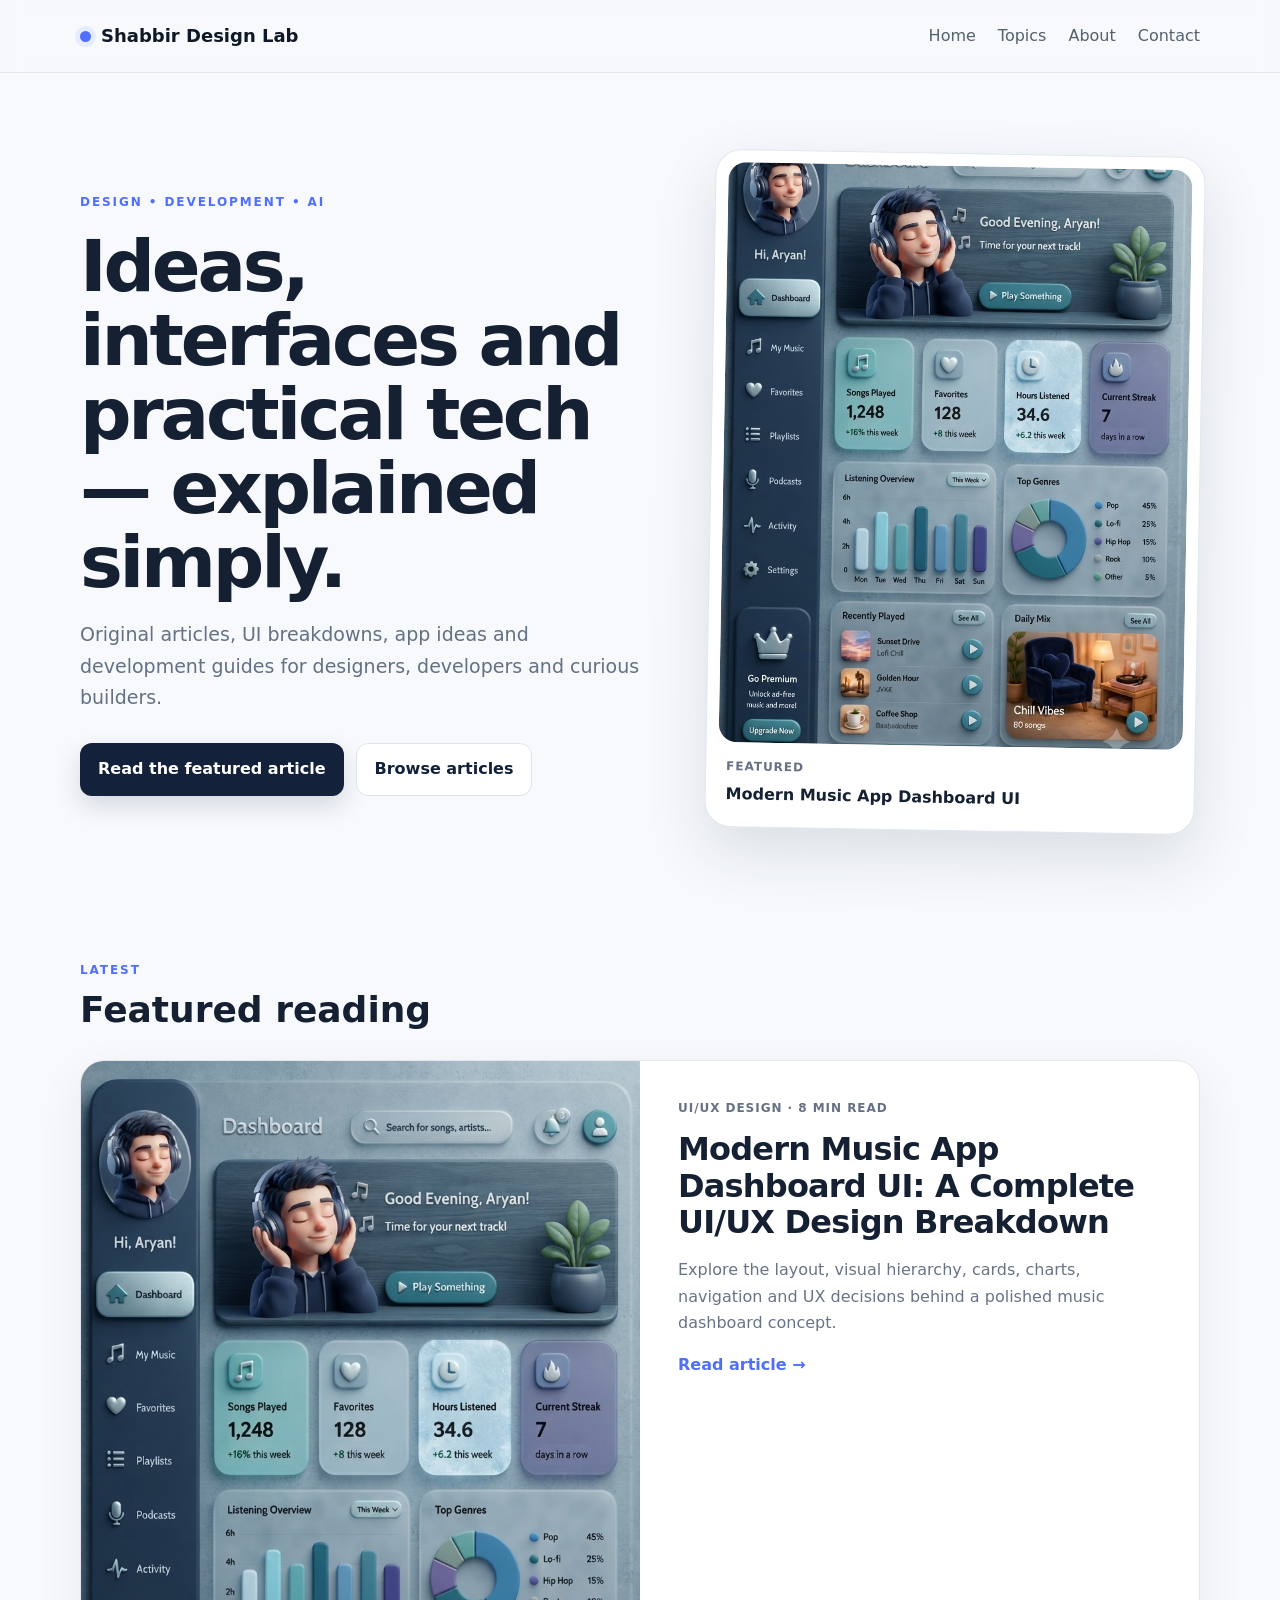
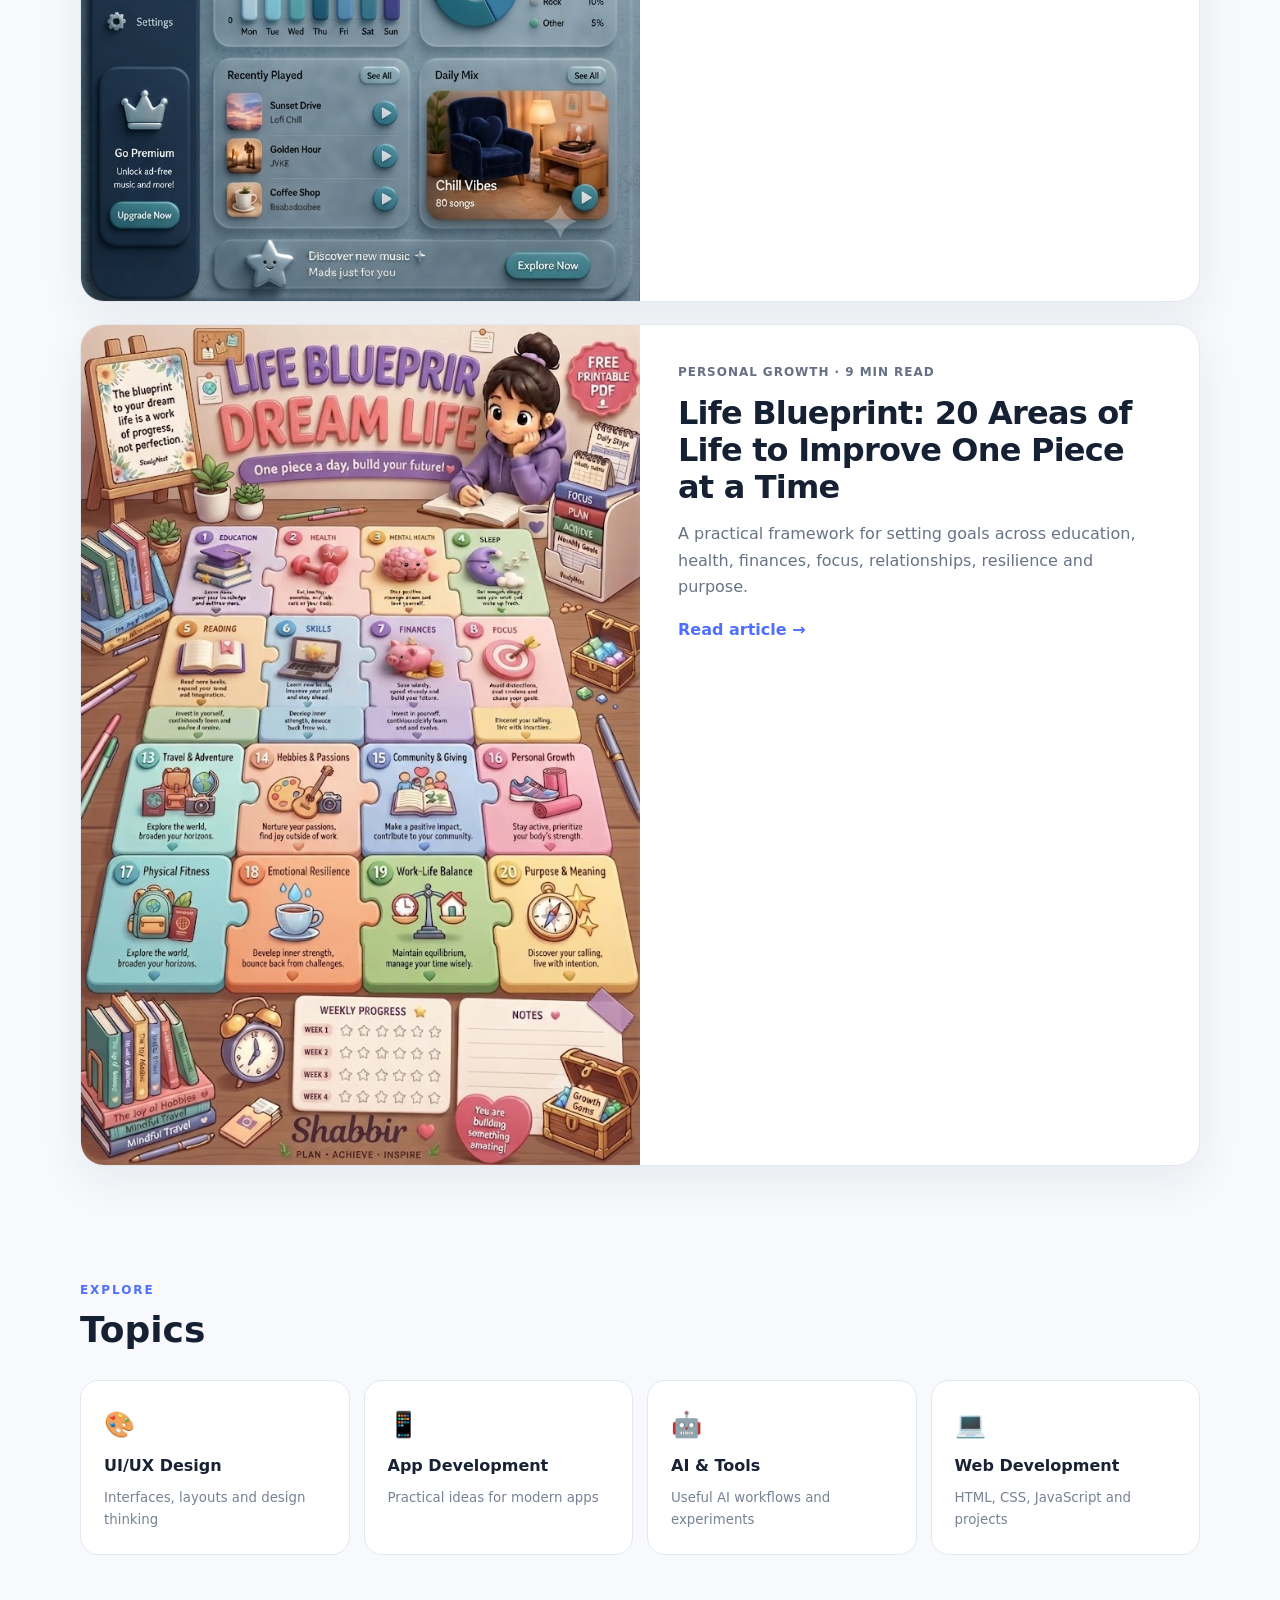
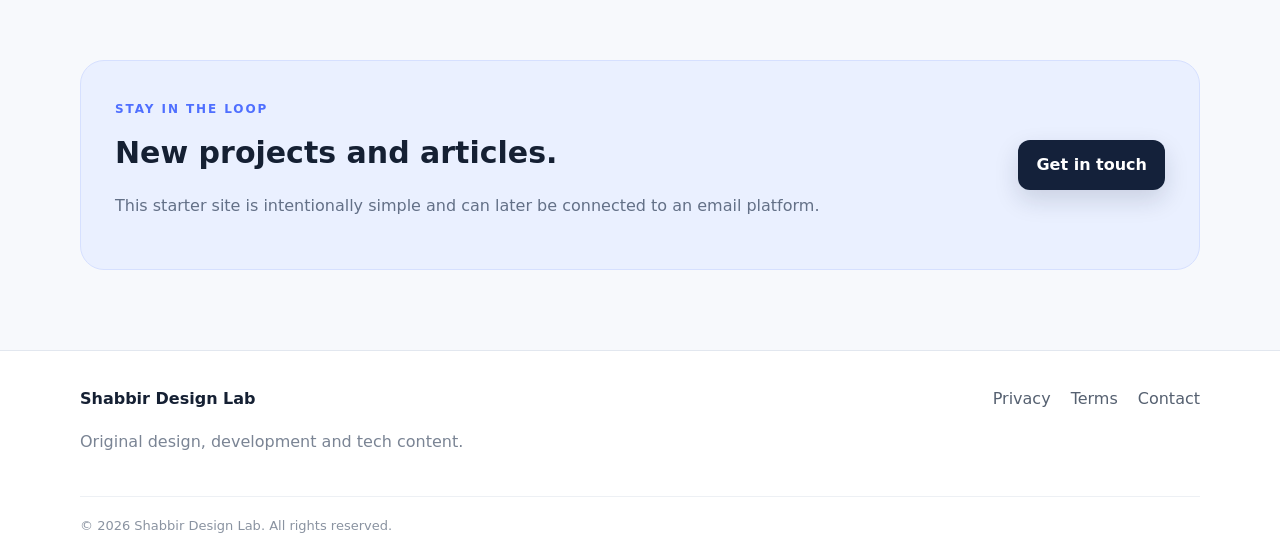
<file: index.html>
<!doctype html>
<html lang="en">
<head>
  <meta charset="utf-8">
  <meta name="viewport" content="width=device-width, initial-scale=1">
  <title>Shabbir Design Lab — UI/UX, Apps & Tech</title>
  <meta name="description" content="Original articles about UI/UX design, mobile apps, web development, AI tools and practical tech projects.">
  <meta name="theme-color" content="#0b1220">
  <link rel="stylesheet" href="css/style.css">
</head>
<body>
<header class="site-header">
  <div class="container nav">
    <a class="brand" href="index.html"><span class="brand-dot"></span>Shabbir Design Lab</a>
    <nav>
      <a href="index.html">Home</a>
      <a href="#topics">Topics</a>
      <a href="about.html">About</a>
      <a href="contact.html">Contact</a>
    </nav>
  </div>
</header>

<main>
<section class="hero container">
  <div class="hero-copy">
    <span class="eyebrow">DESIGN • DEVELOPMENT • AI</span>
    <h1>Ideas, interfaces and practical tech — explained simply.</h1>
    <p>Original articles, UI breakdowns, app ideas and development guides for designers, developers and curious builders.</p>
    <div class="hero-actions">
      <a class="btn primary" href="articles/music-app-dashboard.html">Read the featured article</a>
      <a class="btn secondary" href="#latest">Browse articles</a>
    </div>
  </div>
  <div class="hero-card">
    <img src="assets/images/music-app-dashboard.png" alt="Modern music app dashboard UI design">
    <div class="hero-card-caption">
      <span>Featured</span>
      <strong>Modern Music App Dashboard UI</strong>
    </div>
  </div>
</section>

<section class="container section" id="latest">
  <div class="section-heading">
    <div>
      <span class="eyebrow">LATEST</span>
      <h2>Featured reading</h2>
    </div>
  </div>

  <article class="featured-post">
    <img src="assets/images/music-app-dashboard.png" alt="Modern music app dashboard UI">
    <div class="post-content">
      <div class="meta">UI/UX Design · 8 min read</div>
      <h3>Modern Music App Dashboard UI: A Complete UI/UX Design Breakdown</h3>
      <p>Explore the layout, visual hierarchy, cards, charts, navigation and UX decisions behind a polished music dashboard concept.</p>
      <a class="text-link" href="articles/music-app-dashboard.html">Read article →</a>
    </div>
  </article>

  <article class="featured-post" style="margin-top:22px">
    <img src="assets/images/life-blueprint.png" alt="Life Blueprint personal growth planner">
    <div class="post-content">
      <div class="meta">Personal Growth · 9 min read</div>
      <h3>Life Blueprint: 20 Areas of Life to Improve One Piece at a Time</h3>
      <p>A practical framework for setting goals across education, health, finances, focus, relationships, resilience and purpose.</p>
      <a class="text-link" href="articles/life-blueprint.html">Read article →</a>
    </div>
  </article>
</section>

<section class="container section" id="topics">
  <div class="section-heading">
    <div>
      <span class="eyebrow">EXPLORE</span>
      <h2>Topics</h2>
    </div>
  </div>
  <div class="topic-grid">
    <a class="topic-card" href="articles/music-app-dashboard.html"><span>🎨</span><strong>UI/UX Design</strong><small>Interfaces, layouts and design thinking</small></a>
    <a class="topic-card" href="#"><span>📱</span><strong>App Development</strong><small>Practical ideas for modern apps</small></a>
    <a class="topic-card" href="#"><span>🤖</span><strong>AI & Tools</strong><small>Useful AI workflows and experiments</small></a>
    <a class="topic-card" href="#"><span>💻</span><strong>Web Development</strong><small>HTML, CSS, JavaScript and projects</small></a>
  </div>
</section>

<section class="container newsletter">
  <div>
    <span class="eyebrow">STAY IN THE LOOP</span>
    <h2>New projects and articles.</h2>
    <p>This starter site is intentionally simple and can later be connected to an email platform.</p>
  </div>
  <a class="btn primary" href="contact.html">Get in touch</a>
</section>
</main>

<footer class="site-footer">
  <div class="container footer-grid">
    <div><strong>Shabbir Design Lab</strong><p>Original design, development and tech content.</p></div>
    <div><a href="privacy-policy.html">Privacy</a><a href="terms.html">Terms</a><a href="contact.html">Contact</a></div>
  </div>
  <div class="container copyright">© 2026 Shabbir Design Lab. All rights reserved.</div>
</footer>
<script src="js/main.js"></script>
</body>
</html>
</file>
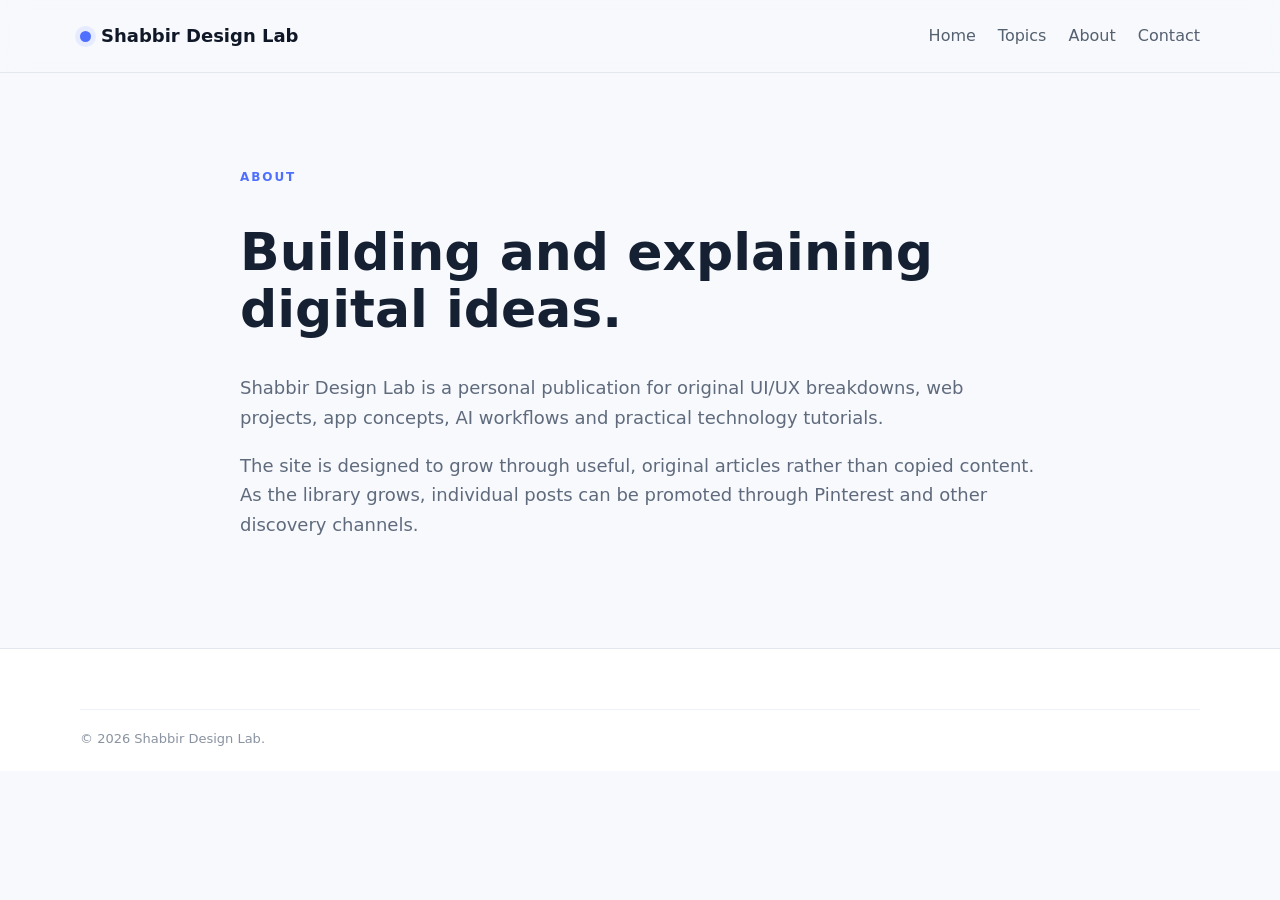
<file: about.html>
<!doctype html><html lang="en"><head><meta charset="utf-8"><meta name="viewport" content="width=device-width, initial-scale=1"><title>About | Shabbir Design Lab</title><link rel="stylesheet" href="css/style.css"></head><body>
<header class="site-header"><div class="container nav"><a class="brand" href="index.html"><span class="brand-dot"></span>Shabbir Design Lab</a><nav><a href="index.html">Home</a><a href="index.html#topics">Topics</a><a href="about.html">About</a><a href="contact.html">Contact</a></nav></div></header>
<main class="container simple-page"><span class="eyebrow">ABOUT</span><h1>Building and explaining digital ideas.</h1><p>Shabbir Design Lab is a personal publication for original UI/UX breakdowns, web projects, app concepts, AI workflows and practical technology tutorials.</p><p>The site is designed to grow through useful, original articles rather than copied content. As the library grows, individual posts can be promoted through Pinterest and other discovery channels.</p></main>
<footer class="site-footer"><div class="container copyright">© 2026 Shabbir Design Lab.</div></footer></body></html>
</file>
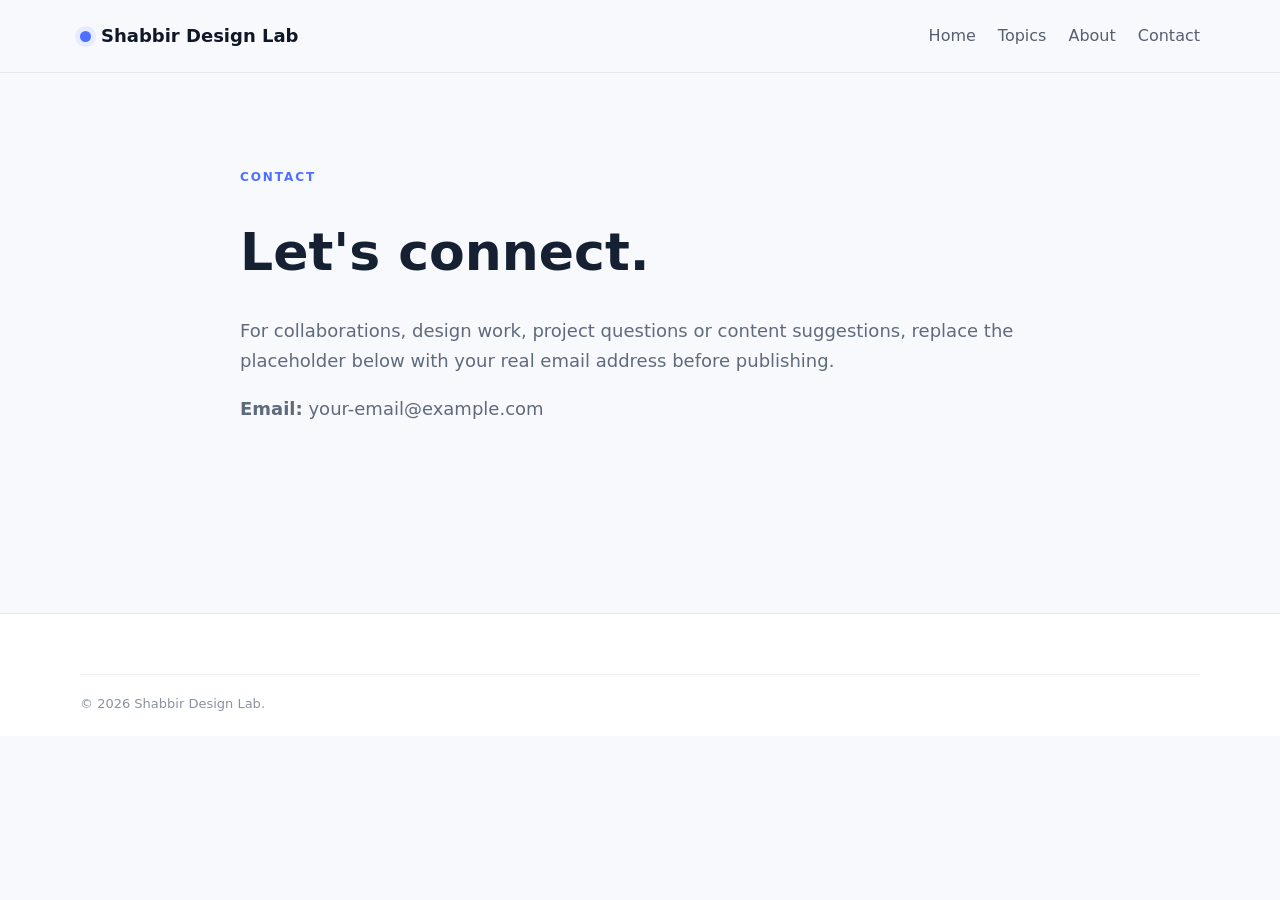
<file: contact.html>
<!doctype html><html lang="en"><head><meta charset="utf-8"><meta name="viewport" content="width=device-width, initial-scale=1"><title>Contact | Shabbir Design Lab</title><link rel="stylesheet" href="css/style.css"></head><body>
<header class="site-header"><div class="container nav"><a class="brand" href="index.html"><span class="brand-dot"></span>Shabbir Design Lab</a><nav><a href="index.html">Home</a><a href="index.html#topics">Topics</a><a href="about.html">About</a><a href="contact.html">Contact</a></nav></div></header>
<main class="container simple-page"><span class="eyebrow">CONTACT</span><h1>Let's connect.</h1><p>For collaborations, design work, project questions or content suggestions, replace the placeholder below with your real email address before publishing.</p><p><strong>Email:</strong> your-email@example.com</p></main>
<footer class="site-footer"><div class="container copyright">© 2026 Shabbir Design Lab.</div></footer></body></html>
</file>
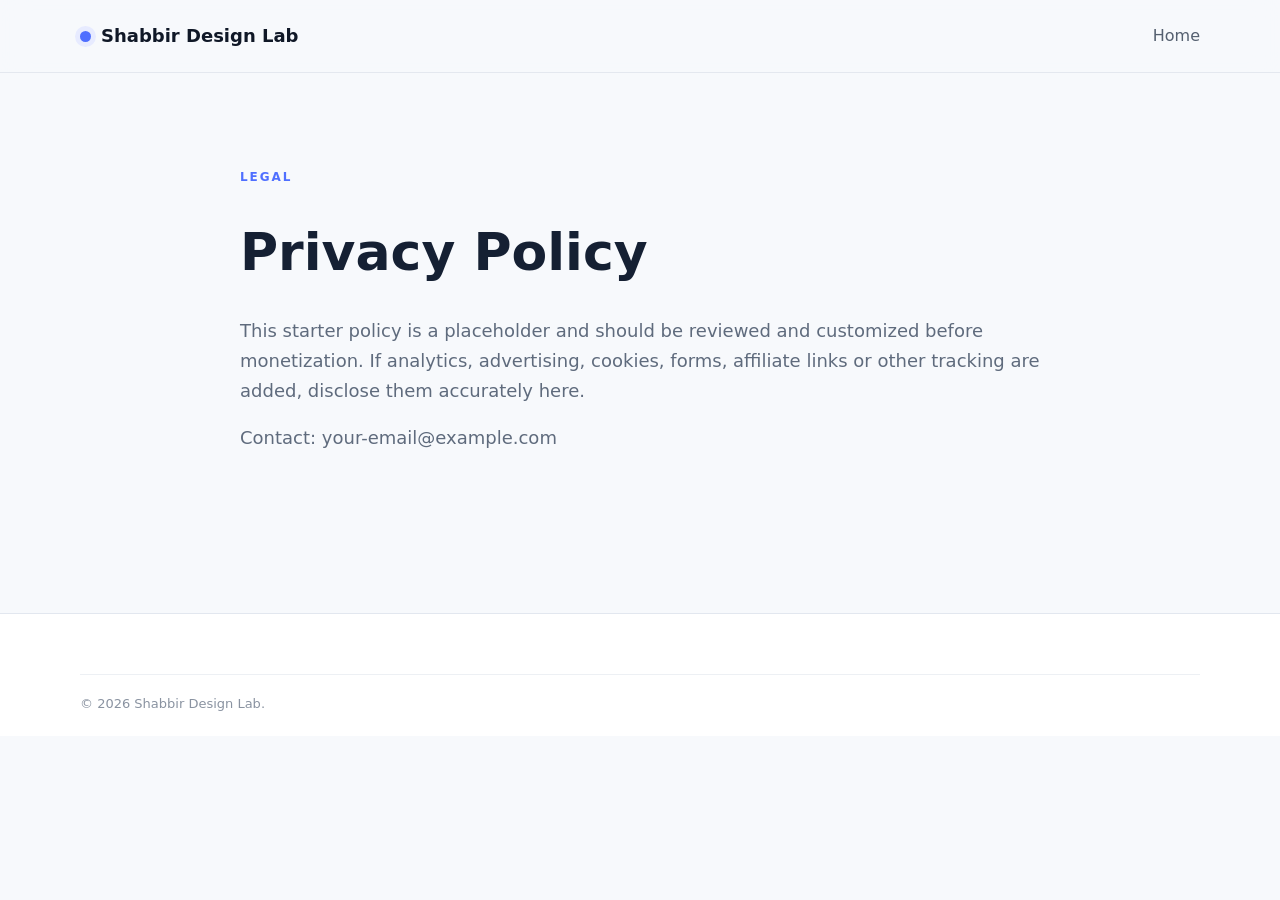
<file: privacy-policy.html>
<!doctype html><html lang="en"><head><meta charset="utf-8"><meta name="viewport" content="width=device-width, initial-scale=1"><title>Privacy Policy | Shabbir Design Lab</title><link rel="stylesheet" href="css/style.css"></head><body><header class="site-header"><div class="container nav"><a class="brand" href="index.html"><span class="brand-dot"></span>Shabbir Design Lab</a><nav><a href="index.html">Home</a></nav></div></header><main class="container simple-page"><span class="eyebrow">LEGAL</span><h1>Privacy Policy</h1><p>This starter policy is a placeholder and should be reviewed and customized before monetization. If analytics, advertising, cookies, forms, affiliate links or other tracking are added, disclose them accurately here.</p><p>Contact: your-email@example.com</p></main><footer class="site-footer"><div class="container copyright">© 2026 Shabbir Design Lab.</div></footer></body></html>
</file>
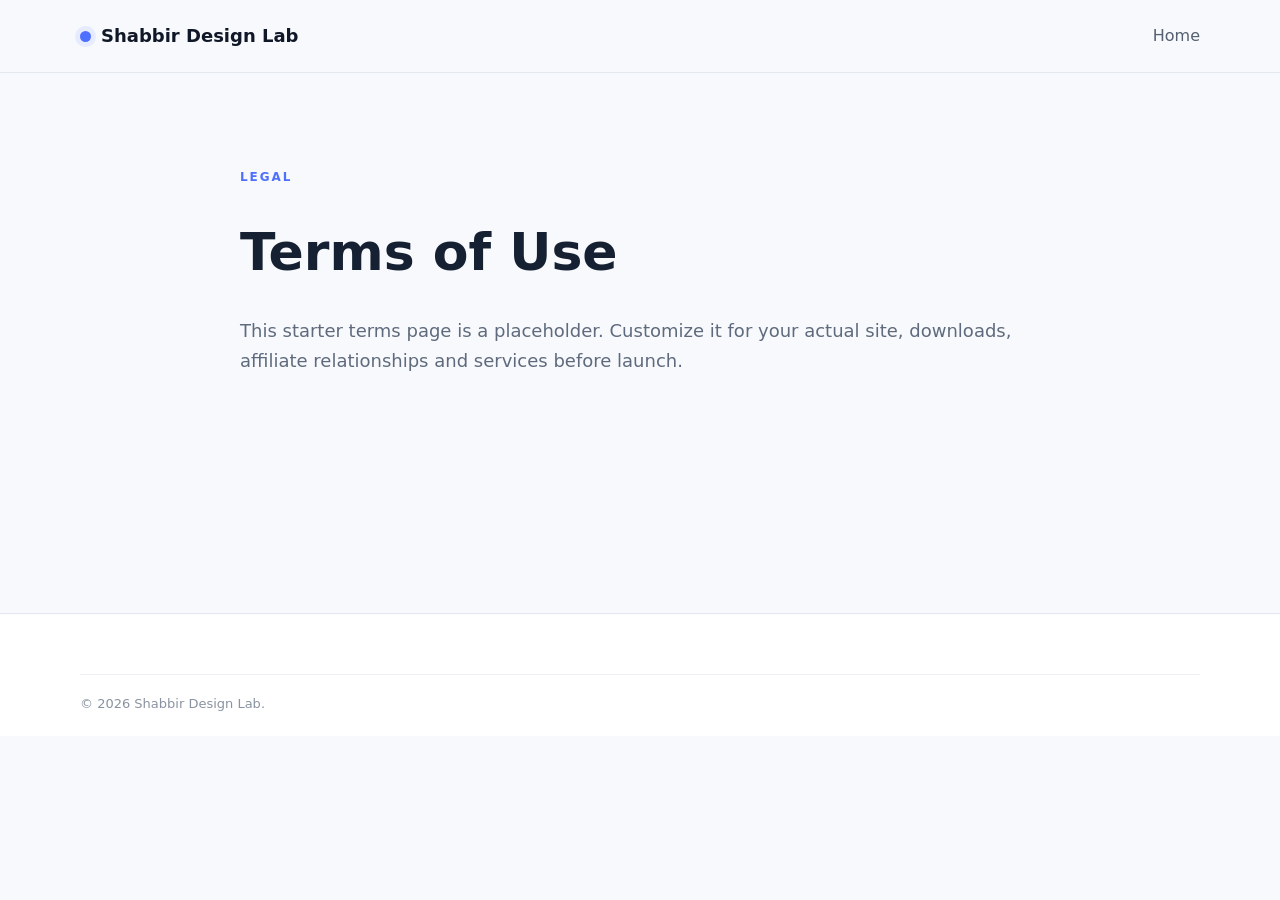
<file: terms.html>
<!doctype html><html lang="en"><head><meta charset="utf-8"><meta name="viewport" content="width=device-width, initial-scale=1"><title>Terms | Shabbir Design Lab</title><link rel="stylesheet" href="css/style.css"></head><body><header class="site-header"><div class="container nav"><a class="brand" href="index.html"><span class="brand-dot"></span>Shabbir Design Lab</a><nav><a href="index.html">Home</a></nav></div></header><main class="container simple-page"><span class="eyebrow">LEGAL</span><h1>Terms of Use</h1><p>This starter terms page is a placeholder. Customize it for your actual site, downloads, affiliate relationships and services before launch.</p></main><footer class="site-footer"><div class="container copyright">© 2026 Shabbir Design Lab.</div></footer></body></html>
</file>
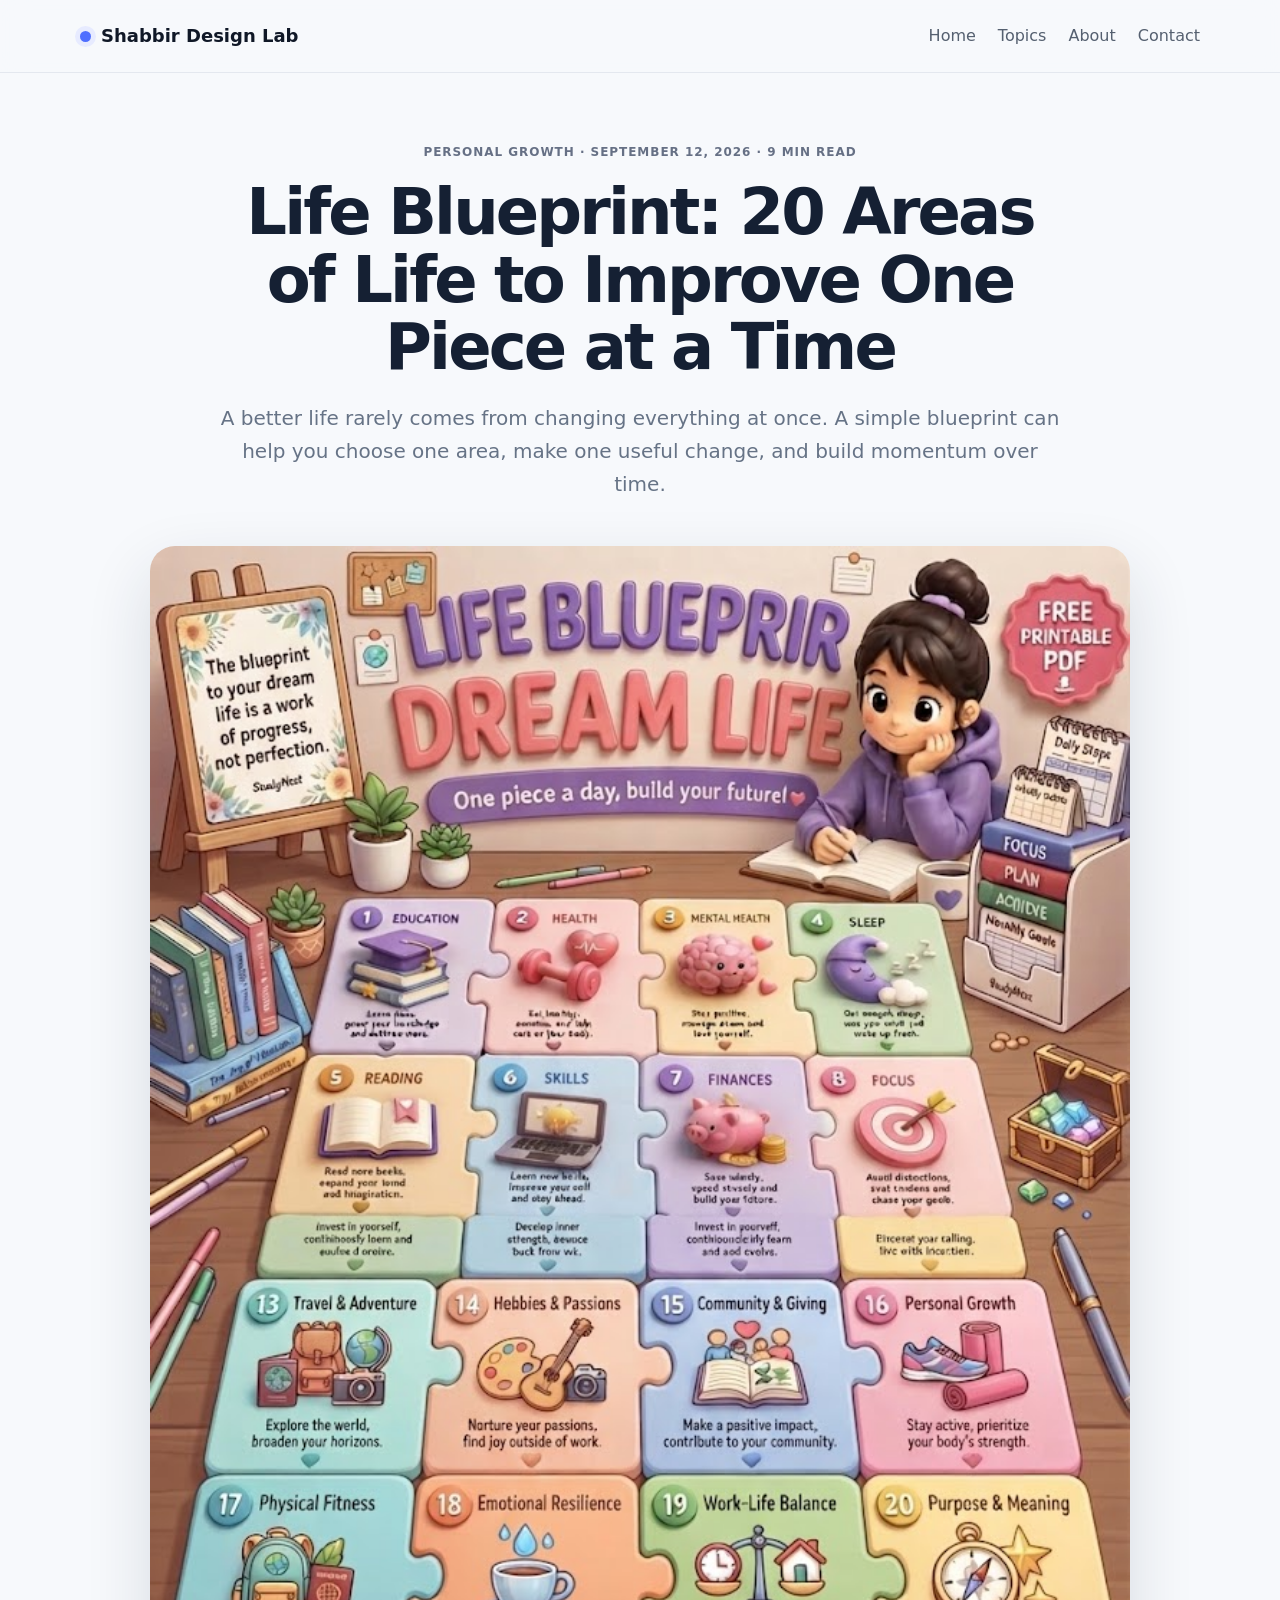
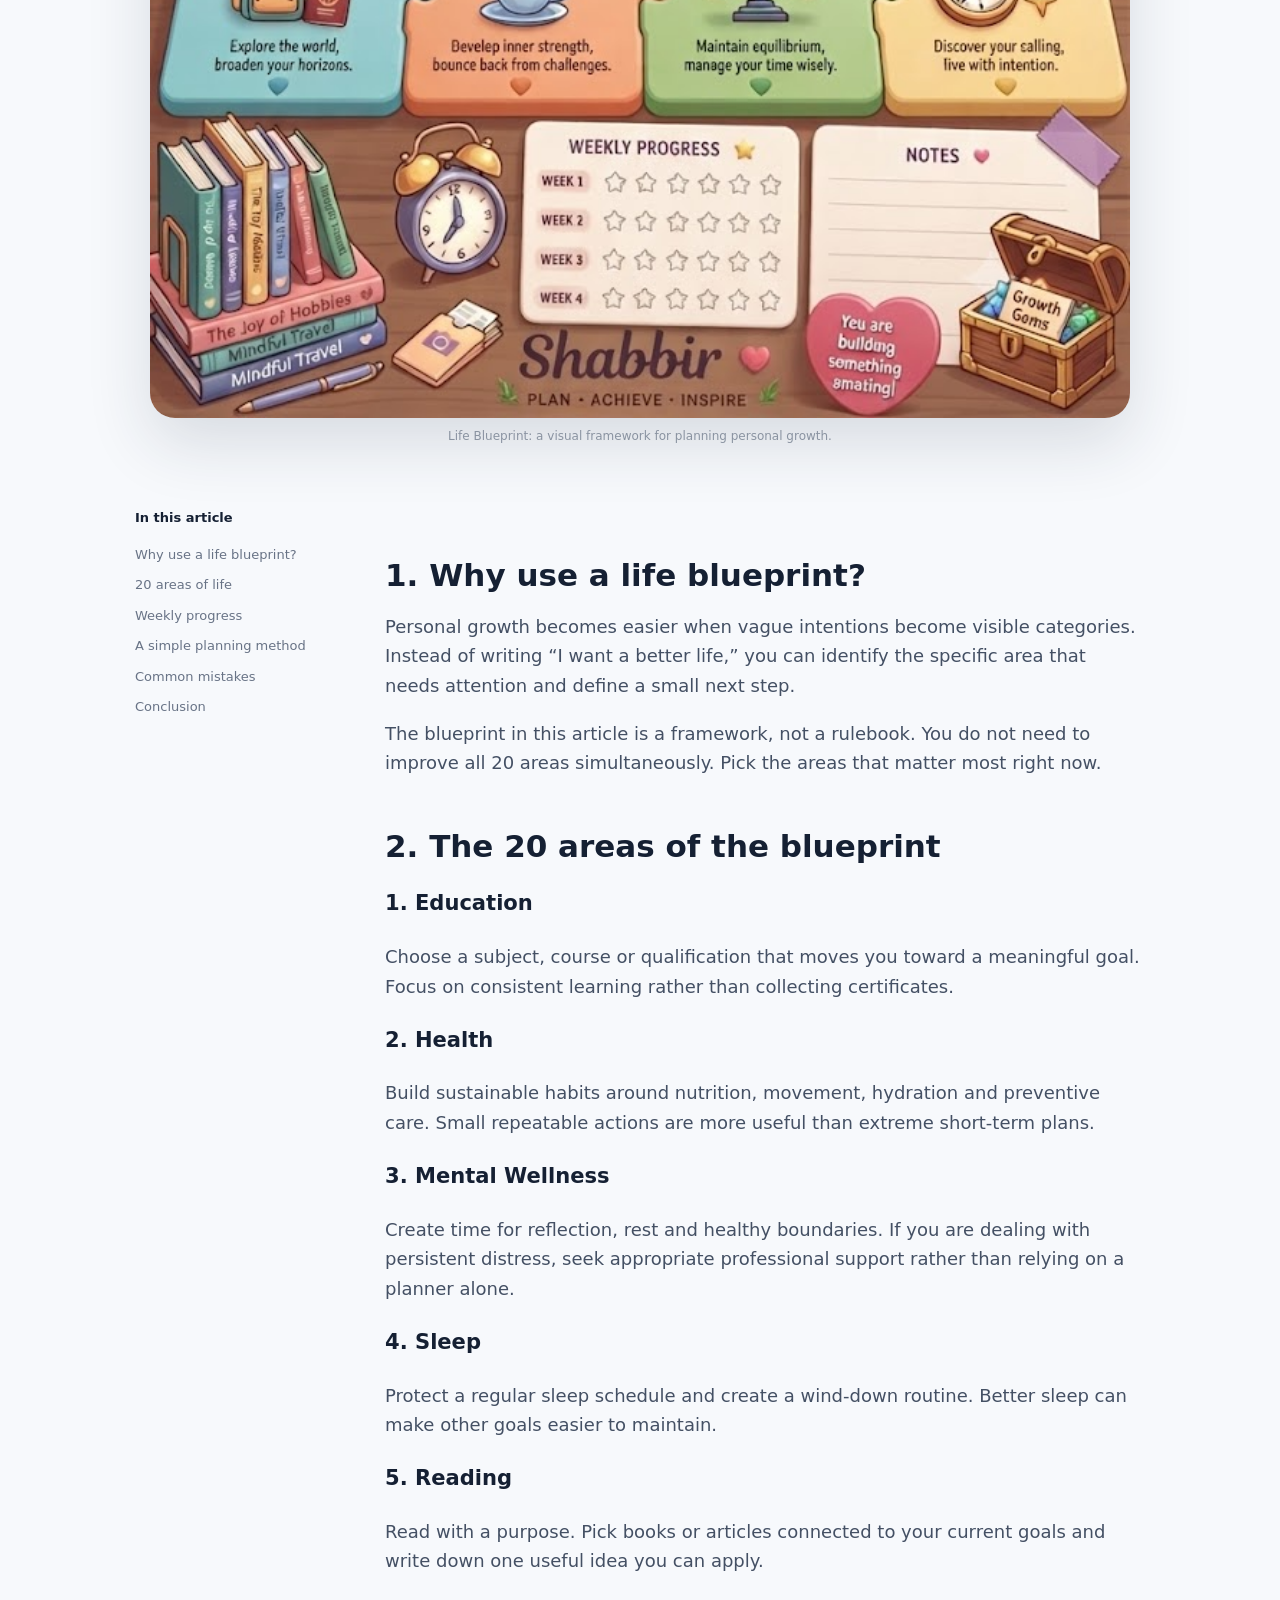
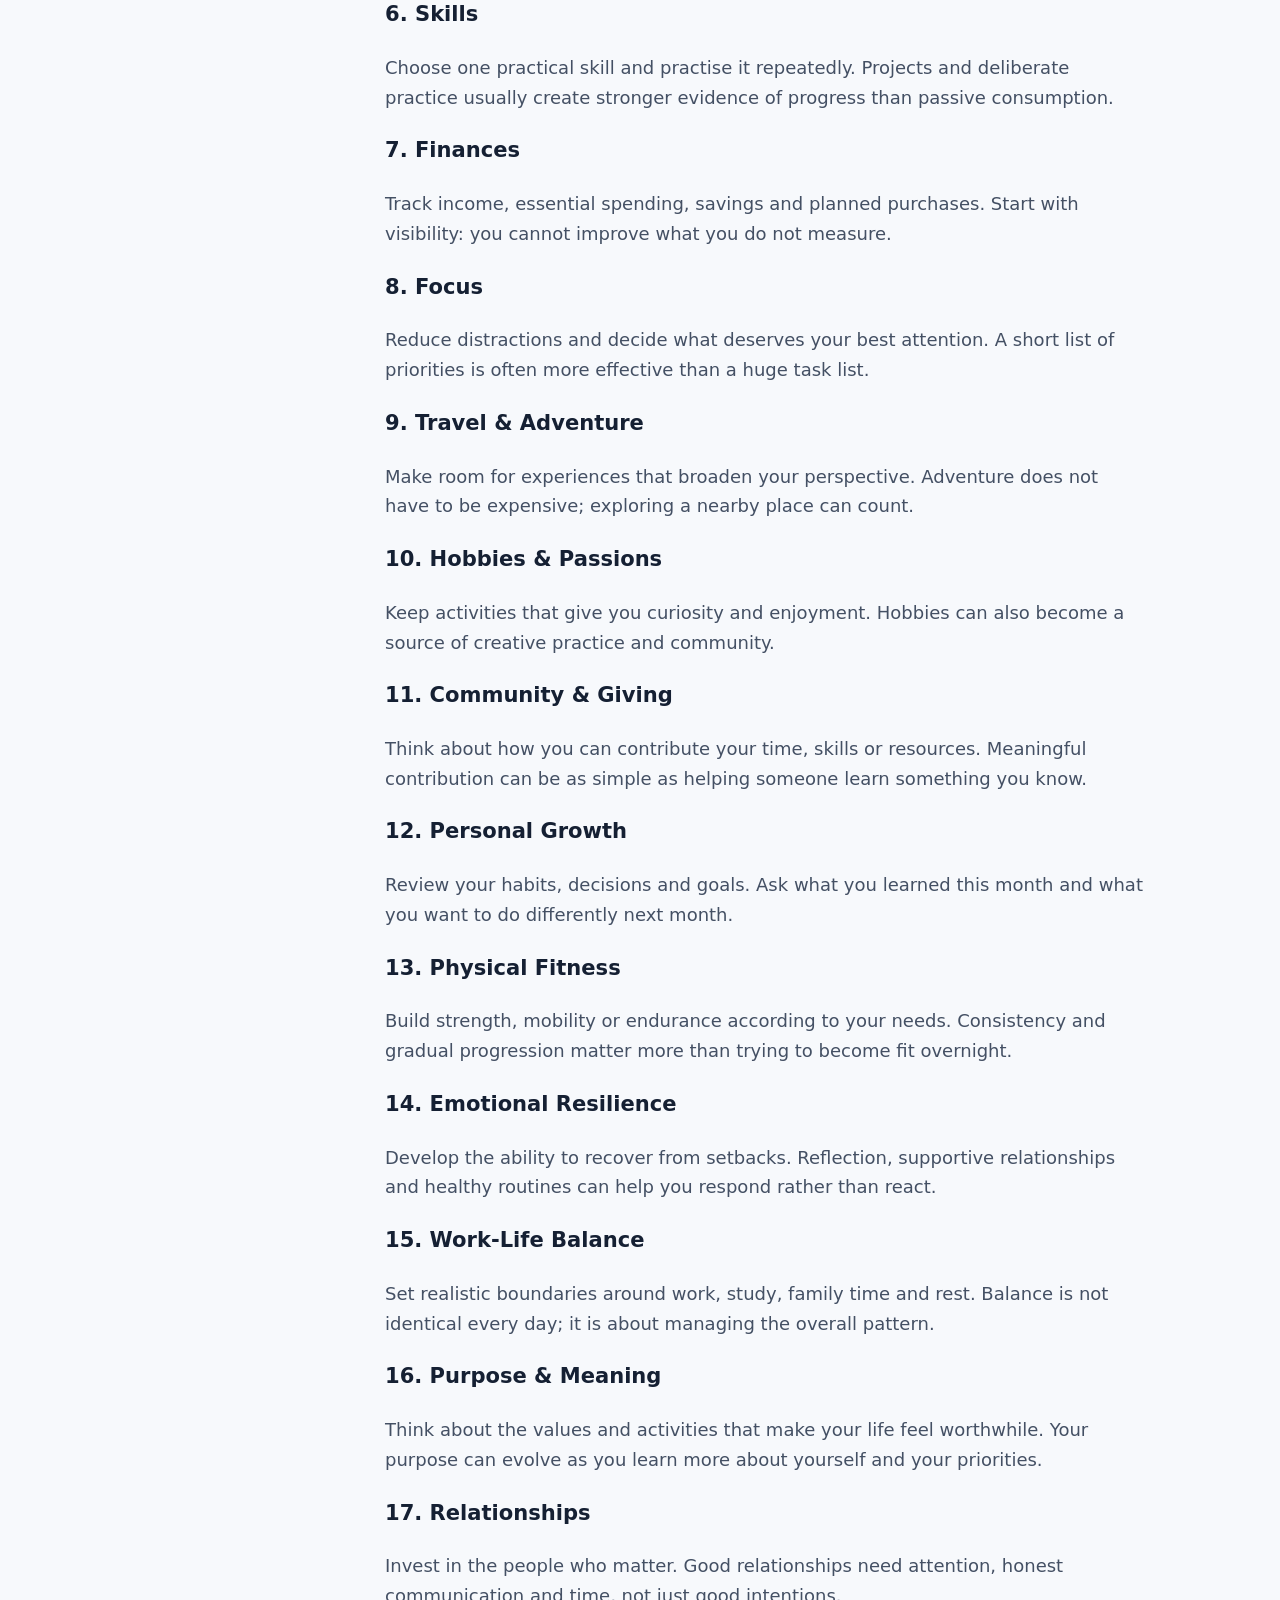
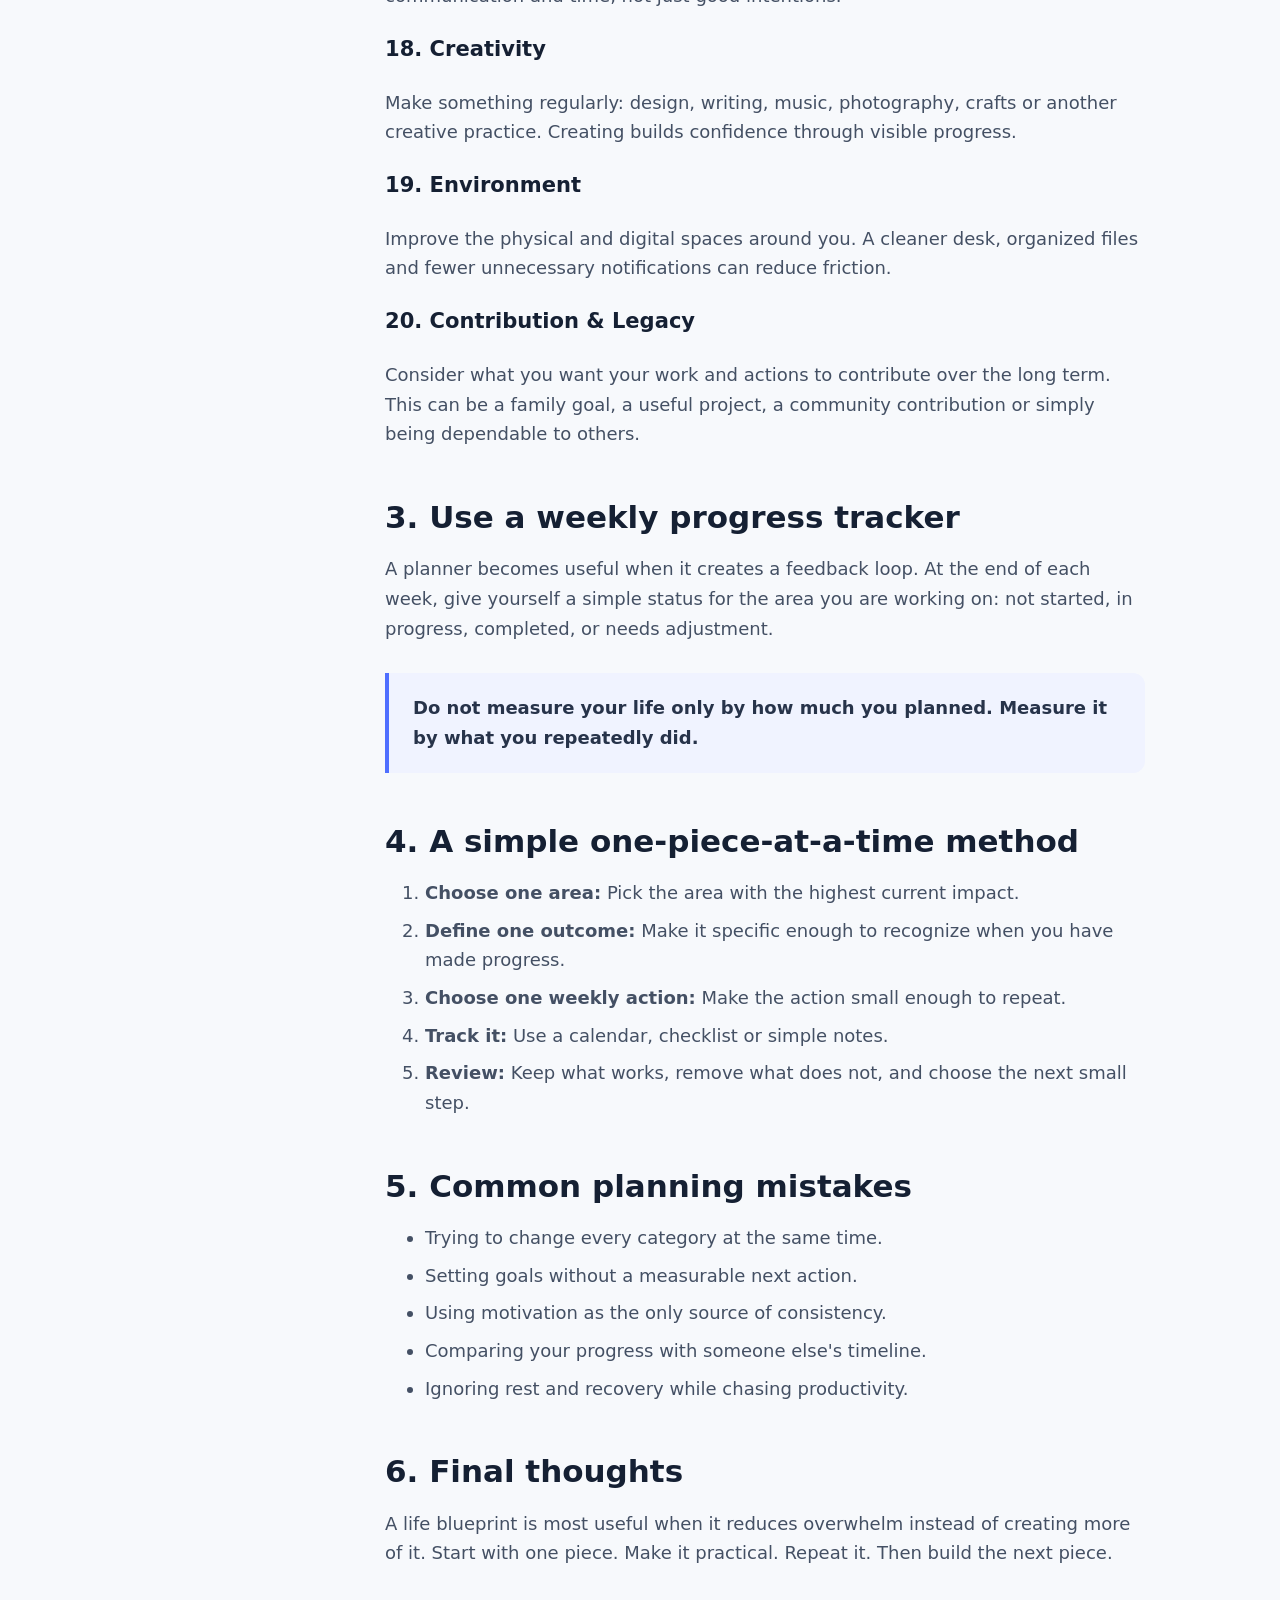
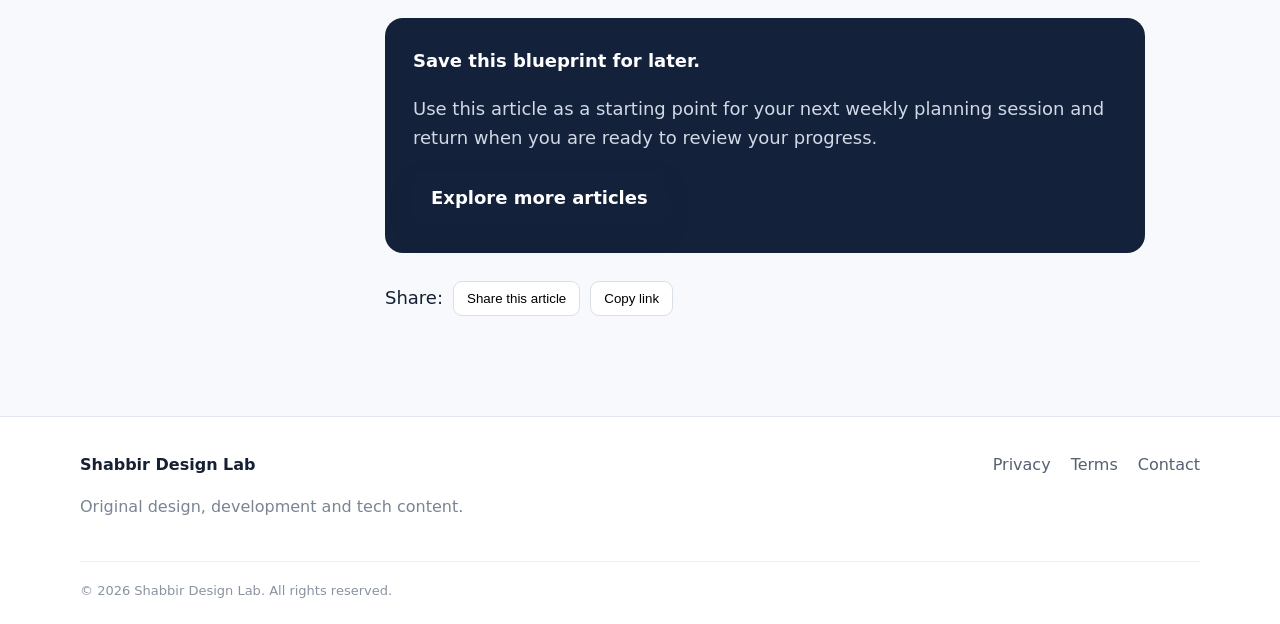
<file: articles/life-blueprint.html>
<!doctype html>
<html lang="en">
<head>
  <meta charset="utf-8">
  <meta name="viewport" content="width=device-width, initial-scale=1">
  <title>Life Blueprint: 20 Areas of Life to Improve One Piece at a Time | Shabbir Design Lab</title>
  <meta name="description" content="A practical life blueprint covering 20 areas of personal growth, from education and health to finances, focus, relationships, resilience and purpose.">
  <meta property="og:title" content="Life Blueprint: 20 Areas of Life to Improve One Piece at a Time">
  <meta property="og:description" content="A practical framework for setting meaningful goals across 20 areas of life.">
  <meta property="og:image" content="../assets/images/life-blueprint.png">
  <link rel="stylesheet" href="../css/style.css">
</head>
<body>
<header class="site-header">
  <div class="container nav">
    <a class="brand" href="../index.html"><span class="brand-dot"></span>Shabbir Design Lab</a>
    <nav><a href="../index.html">Home</a><a href="../index.html#topics">Topics</a><a href="../about.html">About</a><a href="../contact.html">Contact</a></nav>
  </div>
</header>

<main class="article-page container">
  <div class="article-header">
    <div class="meta">Personal Growth · September 12, 2026 · 9 min read</div>
    <h1>Life Blueprint: 20 Areas of Life to Improve One Piece at a Time</h1>
    <p class="lead">A better life rarely comes from changing everything at once. A simple blueprint can help you choose one area, make one useful change, and build momentum over time.</p>
  </div>

  <figure class="article-hero">
    <img src="../assets/images/life-blueprint.png" alt="Life Blueprint visual planner with 20 areas of personal growth">
    <figcaption>Life Blueprint: a visual framework for planning personal growth.</figcaption>
  </figure>

  <div class="article-layout">
    <aside class="toc">
      <strong>In this article</strong>
      <a href="#why">Why use a life blueprint?</a>
      <a href="#twenty">20 areas of life</a>
      <a href="#weekly">Weekly progress</a>
      <a href="#method">A simple planning method</a>
      <a href="#mistakes">Common mistakes</a>
      <a href="#conclusion">Conclusion</a>
    </aside>

    <article class="prose">
      <h2 id="why">1. Why use a life blueprint?</h2>
      <p>Personal growth becomes easier when vague intentions become visible categories. Instead of writing “I want a better life,” you can identify the specific area that needs attention and define a small next step.</p>
      <p>The blueprint in this article is a framework, not a rulebook. You do not need to improve all 20 areas simultaneously. Pick the areas that matter most right now.</p>

      <h2 id="twenty">2. The 20 areas of the blueprint</h2>

      <h3>1. Education</h3>
      <p>Choose a subject, course or qualification that moves you toward a meaningful goal. Focus on consistent learning rather than collecting certificates.</p>

      <h3>2. Health</h3>
      <p>Build sustainable habits around nutrition, movement, hydration and preventive care. Small repeatable actions are more useful than extreme short-term plans.</p>

      <h3>3. Mental Wellness</h3>
      <p>Create time for reflection, rest and healthy boundaries. If you are dealing with persistent distress, seek appropriate professional support rather than relying on a planner alone.</p>

      <h3>4. Sleep</h3>
      <p>Protect a regular sleep schedule and create a wind-down routine. Better sleep can make other goals easier to maintain.</p>

      <h3>5. Reading</h3>
      <p>Read with a purpose. Pick books or articles connected to your current goals and write down one useful idea you can apply.</p>

      <h3>6. Skills</h3>
      <p>Choose one practical skill and practise it repeatedly. Projects and deliberate practice usually create stronger evidence of progress than passive consumption.</p>

      <h3>7. Finances</h3>
      <p>Track income, essential spending, savings and planned purchases. Start with visibility: you cannot improve what you do not measure.</p>

      <h3>8. Focus</h3>
      <p>Reduce distractions and decide what deserves your best attention. A short list of priorities is often more effective than a huge task list.</p>

      <h3>9. Travel & Adventure</h3>
      <p>Make room for experiences that broaden your perspective. Adventure does not have to be expensive; exploring a nearby place can count.</p>

      <h3>10. Hobbies & Passions</h3>
      <p>Keep activities that give you curiosity and enjoyment. Hobbies can also become a source of creative practice and community.</p>

      <h3>11. Community & Giving</h3>
      <p>Think about how you can contribute your time, skills or resources. Meaningful contribution can be as simple as helping someone learn something you know.</p>

      <h3>12. Personal Growth</h3>
      <p>Review your habits, decisions and goals. Ask what you learned this month and what you want to do differently next month.</p>

      <h3>13. Physical Fitness</h3>
      <p>Build strength, mobility or endurance according to your needs. Consistency and gradual progression matter more than trying to become fit overnight.</p>

      <h3>14. Emotional Resilience</h3>
      <p>Develop the ability to recover from setbacks. Reflection, supportive relationships and healthy routines can help you respond rather than react.</p>

      <h3>15. Work-Life Balance</h3>
      <p>Set realistic boundaries around work, study, family time and rest. Balance is not identical every day; it is about managing the overall pattern.</p>

      <h3>16. Purpose & Meaning</h3>
      <p>Think about the values and activities that make your life feel worthwhile. Your purpose can evolve as you learn more about yourself and your priorities.</p>

      <h3>17. Relationships</h3>
      <p>Invest in the people who matter. Good relationships need attention, honest communication and time, not just good intentions.</p>

      <h3>18. Creativity</h3>
      <p>Make something regularly: design, writing, music, photography, crafts or another creative practice. Creating builds confidence through visible progress.</p>

      <h3>19. Environment</h3>
      <p>Improve the physical and digital spaces around you. A cleaner desk, organized files and fewer unnecessary notifications can reduce friction.</p>

      <h3>20. Contribution & Legacy</h3>
      <p>Consider what you want your work and actions to contribute over the long term. This can be a family goal, a useful project, a community contribution or simply being dependable to others.</p>

      <h2 id="weekly">3. Use a weekly progress tracker</h2>
      <p>A planner becomes useful when it creates a feedback loop. At the end of each week, give yourself a simple status for the area you are working on: not started, in progress, completed, or needs adjustment.</p>
      <blockquote>Do not measure your life only by how much you planned. Measure it by what you repeatedly did.</blockquote>

      <h2 id="method">4. A simple one-piece-at-a-time method</h2>
      <ol>
        <li><strong>Choose one area:</strong> Pick the area with the highest current impact.</li>
        <li><strong>Define one outcome:</strong> Make it specific enough to recognize when you have made progress.</li>
        <li><strong>Choose one weekly action:</strong> Make the action small enough to repeat.</li>
        <li><strong>Track it:</strong> Use a calendar, checklist or simple notes.</li>
        <li><strong>Review:</strong> Keep what works, remove what does not, and choose the next small step.</li>
      </ol>

      <h2 id="mistakes">5. Common planning mistakes</h2>
      <ul>
        <li>Trying to change every category at the same time.</li>
        <li>Setting goals without a measurable next action.</li>
        <li>Using motivation as the only source of consistency.</li>
        <li>Comparing your progress with someone else's timeline.</li>
        <li>Ignoring rest and recovery while chasing productivity.</li>
      </ul>

      <h2 id="conclusion">6. Final thoughts</h2>
      <p>A life blueprint is most useful when it reduces overwhelm instead of creating more of it. Start with one piece. Make it practical. Repeat it. Then build the next piece.</p>

      <div class="cta-box">
        <strong>Save this blueprint for later.</strong>
        <p>Use this article as a starting point for your next weekly planning session and return when you are ready to review your progress.</p>
        <a class="btn primary" href="../index.html">Explore more articles</a>
      </div>

      <div class="share-row">
        <span>Share:</span>
        <button onclick="sharePage()">Share this article</button>
        <button onclick="copyLink()">Copy link</button>
      </div>
    </article>
  </div>
</main>

<footer class="site-footer">
  <div class="container footer-grid">
    <div><strong>Shabbir Design Lab</strong><p>Original design, development and tech content.</p></div>
    <div><a href="../privacy-policy.html">Privacy</a><a href="../terms.html">Terms</a><a href="../contact.html">Contact</a></div>
  </div>
  <div class="container copyright">© 2026 Shabbir Design Lab. All rights reserved.</div>
</footer>
<script src="../js/main.js"></script>
</body>
</html>
</file>
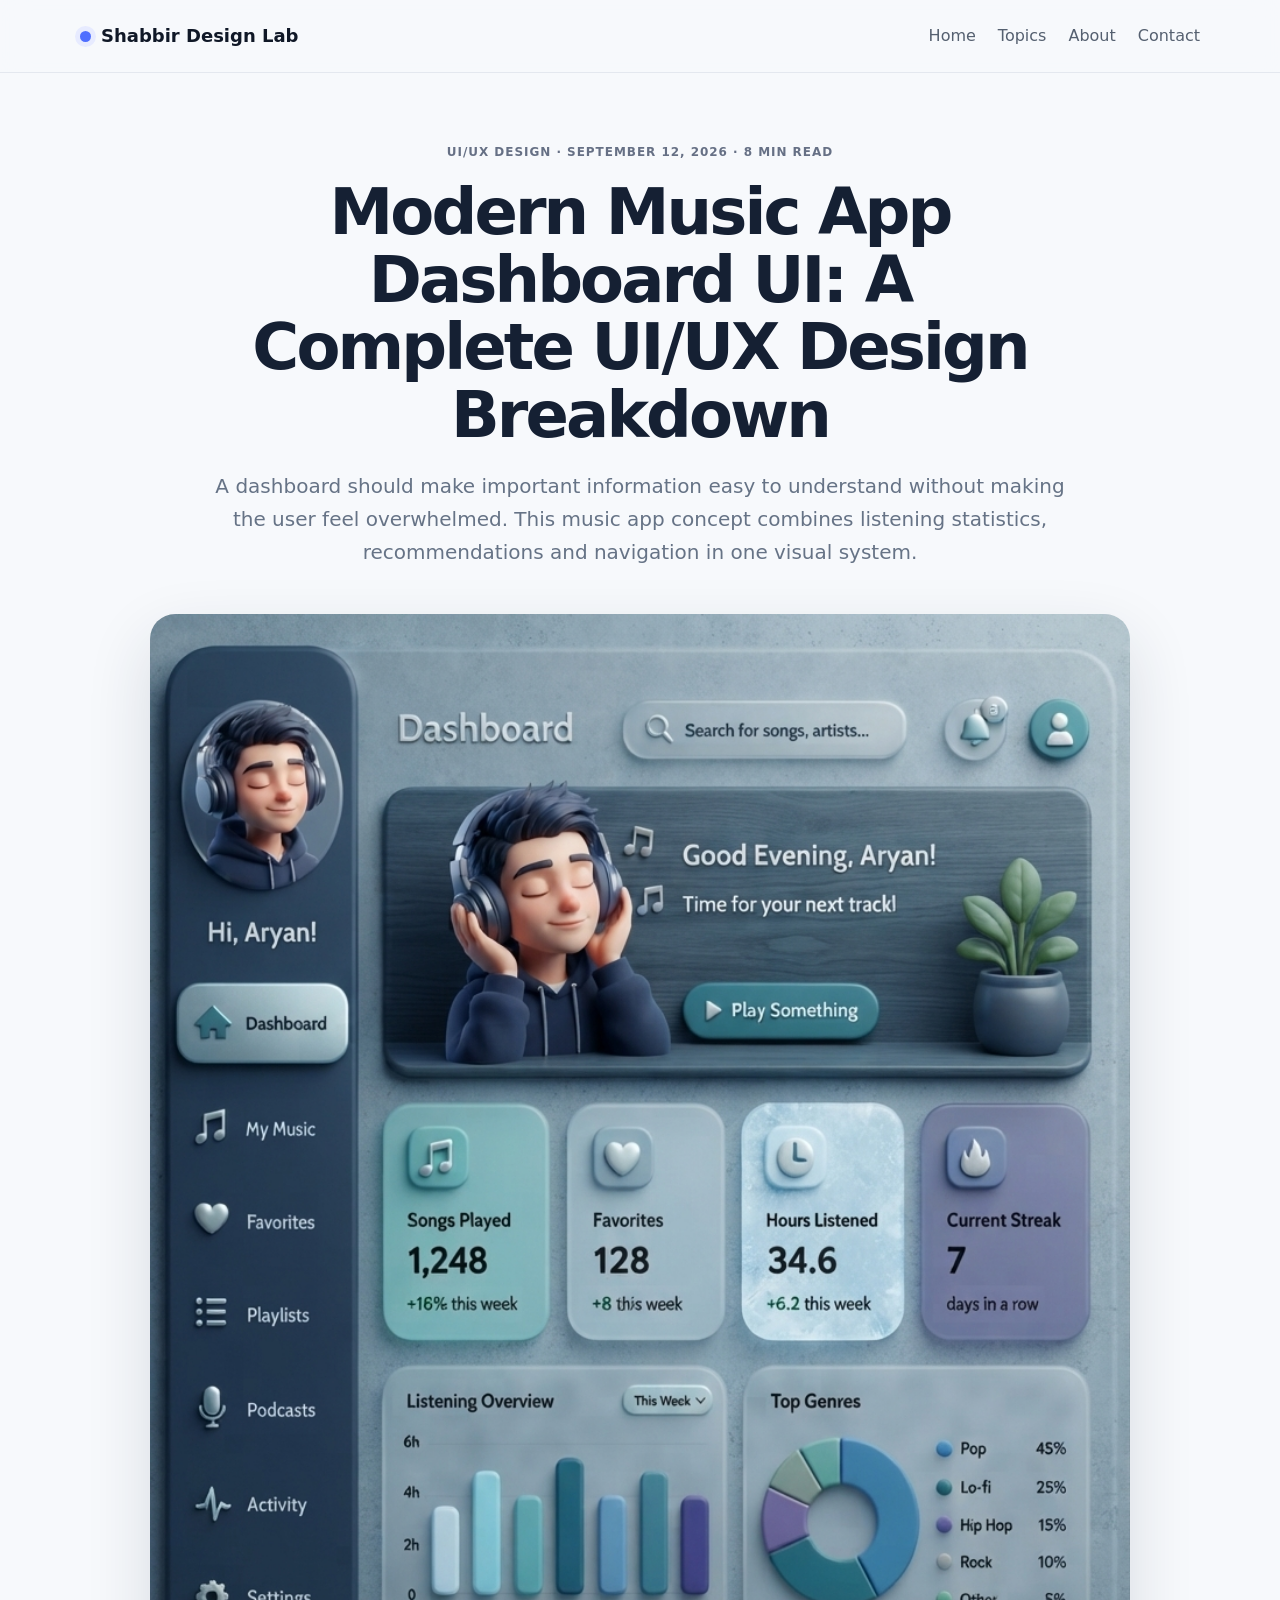
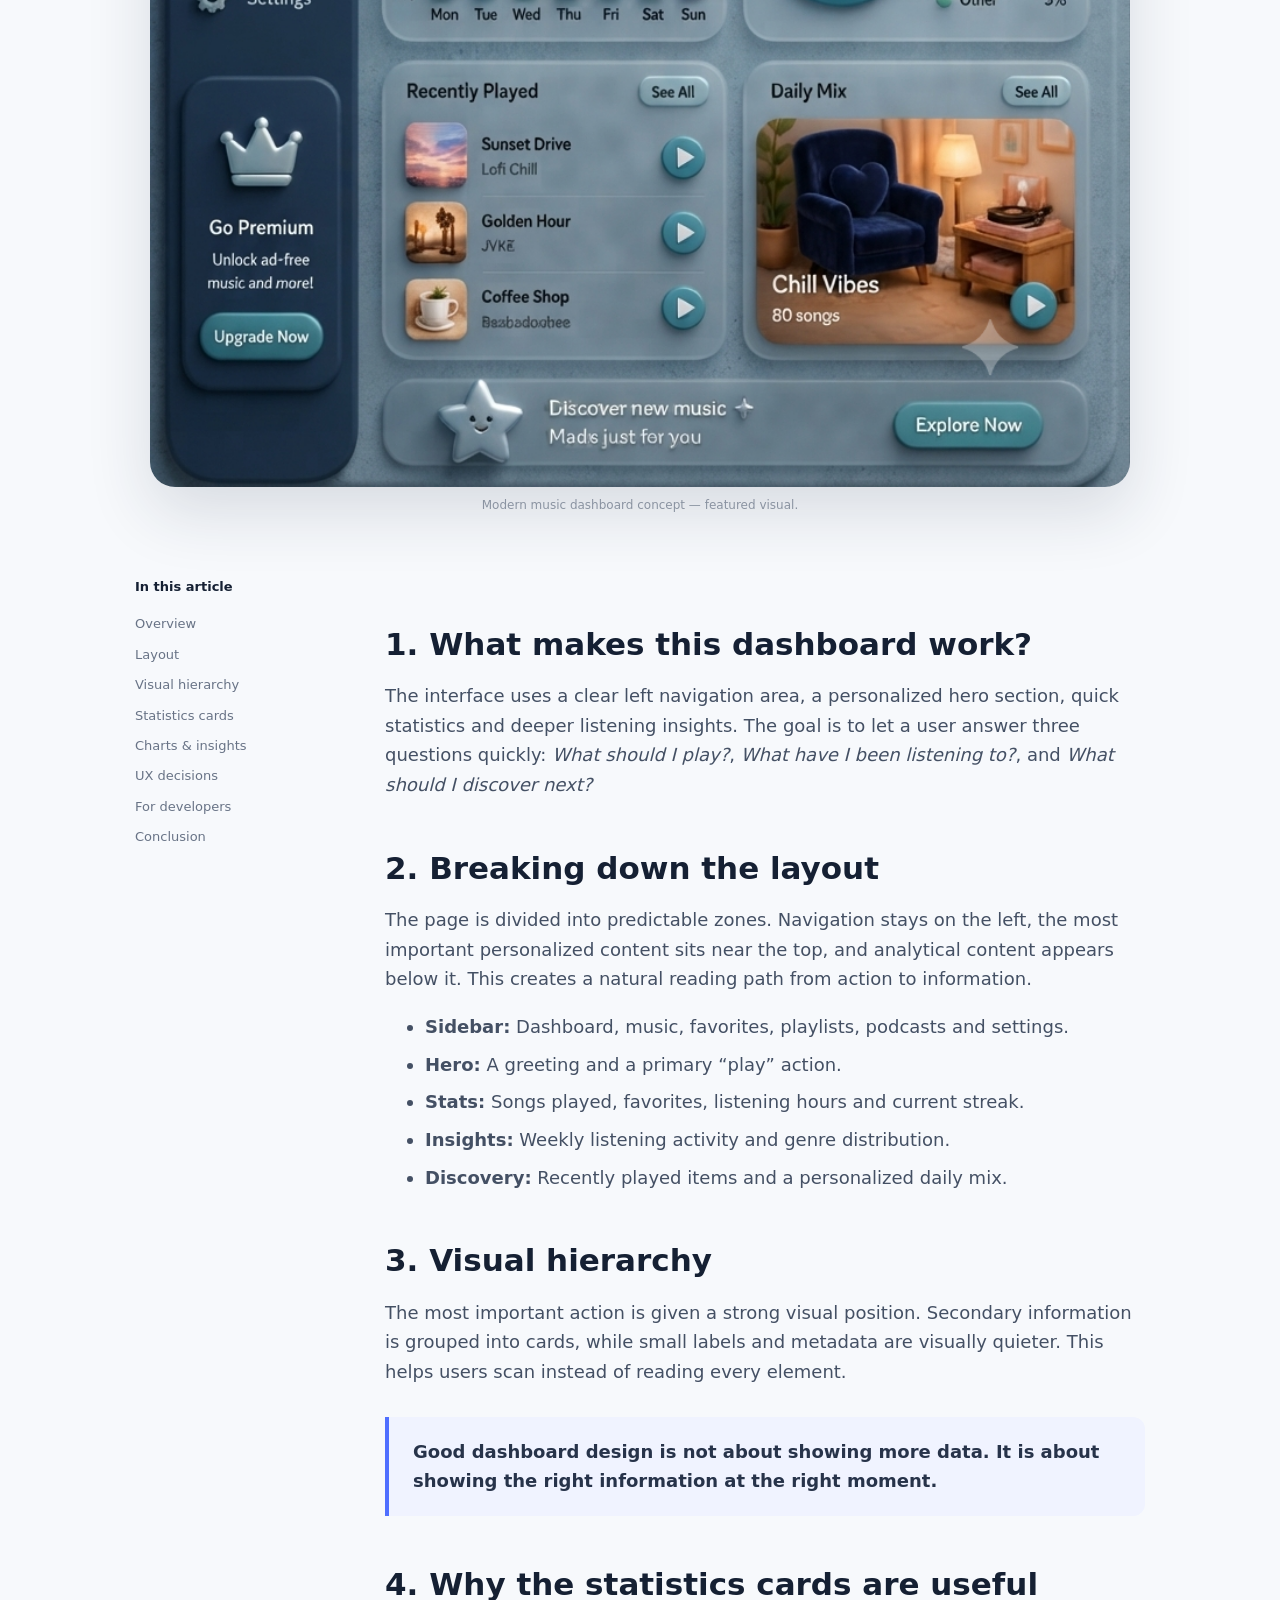
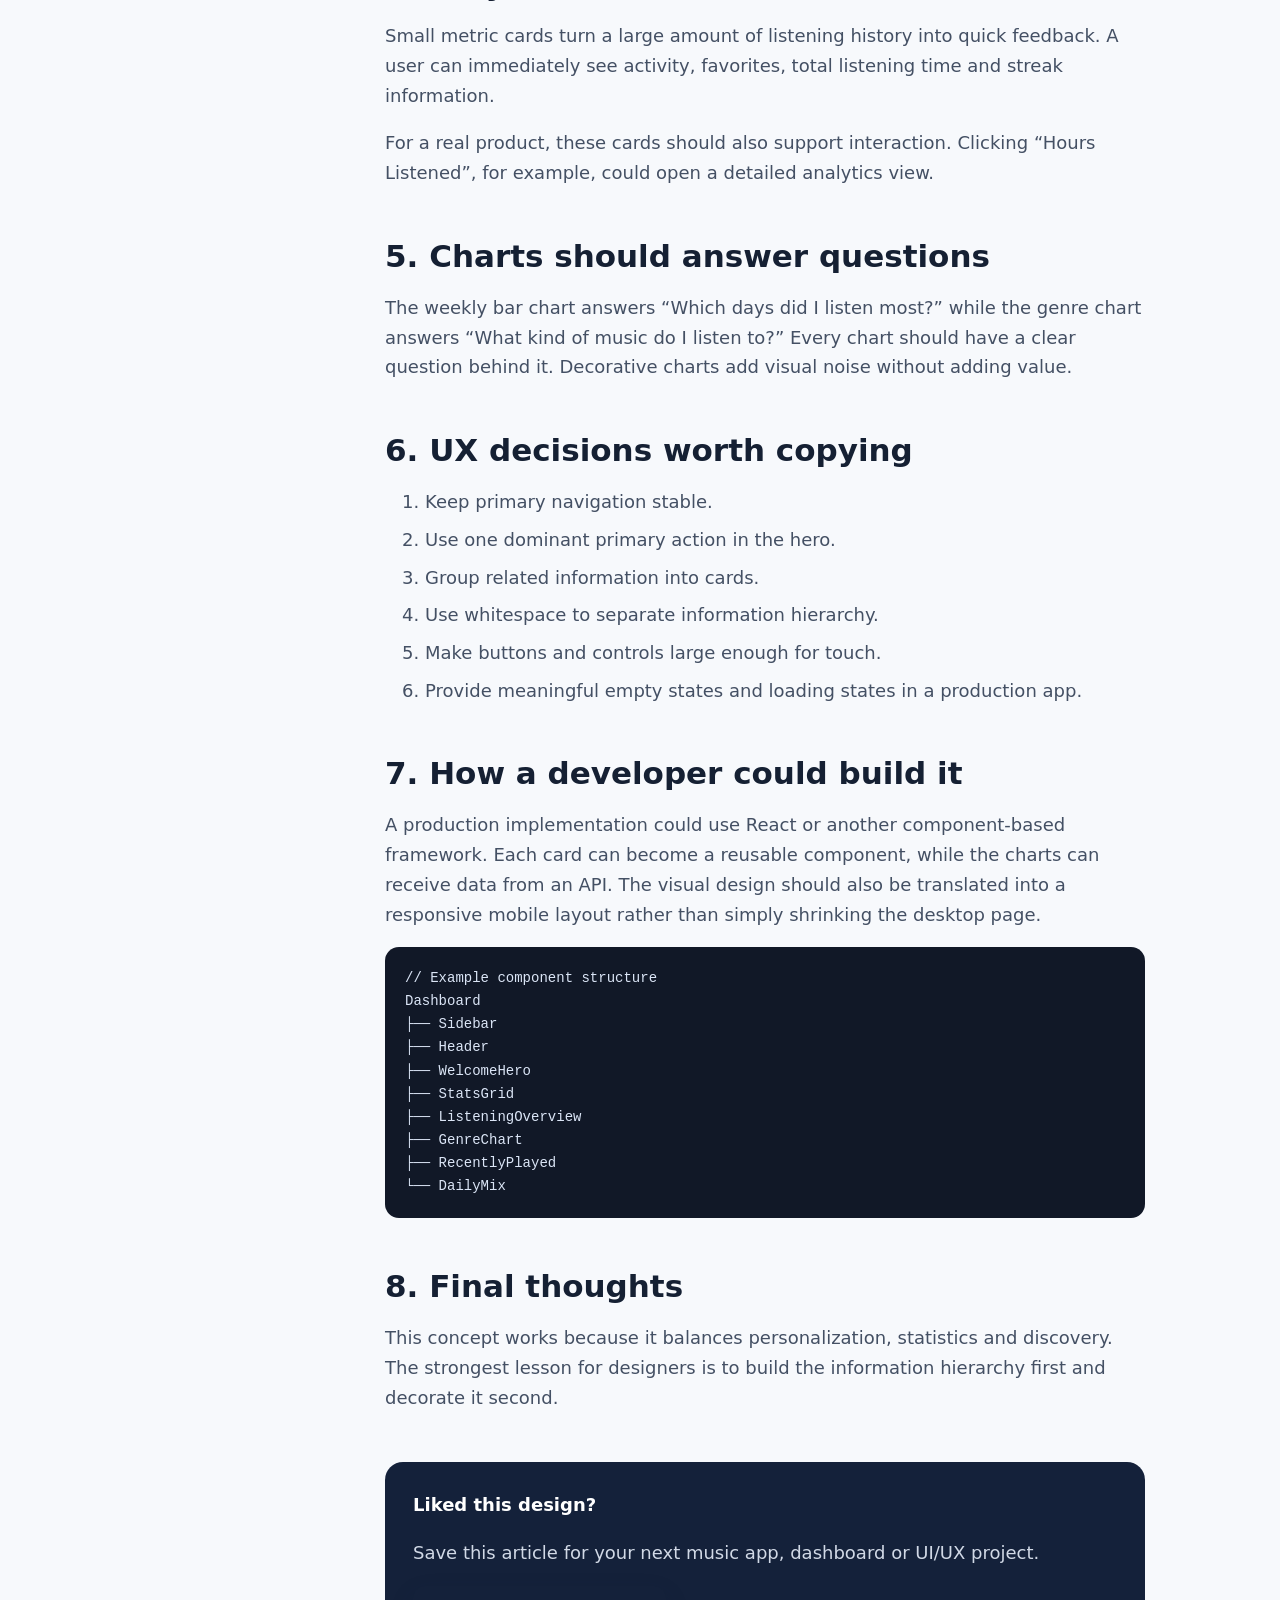
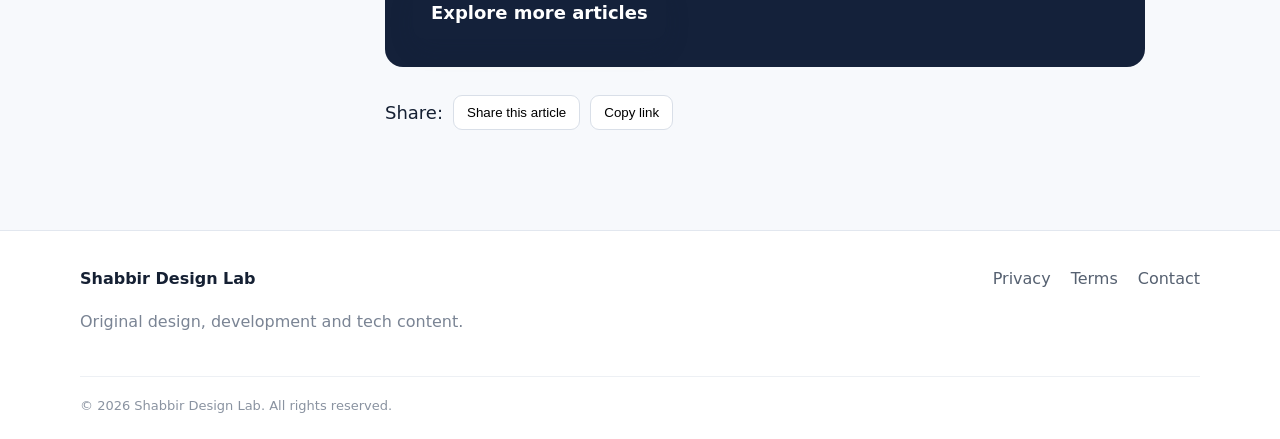
<file: articles/music-app-dashboard.html>
<!doctype html>
<html lang="en">
<head>
  <meta charset="utf-8">
  <meta name="viewport" content="width=device-width, initial-scale=1">
  <title>Modern Music App Dashboard UI: Complete UI/UX Breakdown | Shabbir Design Lab</title>
  <meta name="description" content="A practical breakdown of a modern music app dashboard UI, including layout, visual hierarchy, statistics cards, charts, navigation and UX decisions.">
  <meta property="og:title" content="Modern Music App Dashboard UI: Complete UI/UX Breakdown">
  <meta property="og:description" content="A practical UI/UX breakdown of a modern music dashboard concept.">
  <meta property="og:image" content="../assets/images/music-app-dashboard.png">
  <link rel="stylesheet" href="../css/style.css">
</head>
<body>
<header class="site-header">
  <div class="container nav">
    <a class="brand" href="../index.html"><span class="brand-dot"></span>Shabbir Design Lab</a>
    <nav><a href="../index.html">Home</a><a href="../index.html#topics">Topics</a><a href="../about.html">About</a><a href="../contact.html">Contact</a></nav>
  </div>
</header>

<main class="article-page container">
  <div class="article-header">
    <div class="meta">UI/UX Design · September 12, 2026 · 8 min read</div>
    <h1>Modern Music App Dashboard UI: A Complete UI/UX Design Breakdown</h1>
    <p class="lead">A dashboard should make important information easy to understand without making the user feel overwhelmed. This music app concept combines listening statistics, recommendations and navigation in one visual system.</p>
  </div>

  <figure class="article-hero">
    <img src="../assets/images/music-app-dashboard.png" alt="Modern music app dashboard UI design">
    <figcaption>Modern music dashboard concept — featured visual.</figcaption>
  </figure>

  <div class="article-layout">
    <aside class="toc">
      <strong>In this article</strong>
      <a href="#overview">Overview</a>
      <a href="#layout">Layout</a>
      <a href="#visual-hierarchy">Visual hierarchy</a>
      <a href="#cards">Statistics cards</a>
      <a href="#charts">Charts & insights</a>
      <a href="#ux">UX decisions</a>
      <a href="#developers">For developers</a>
      <a href="#conclusion">Conclusion</a>
    </aside>

    <article class="prose">
      <h2 id="overview">1. What makes this dashboard work?</h2>
      <p>The interface uses a clear left navigation area, a personalized hero section, quick statistics and deeper listening insights. The goal is to let a user answer three questions quickly: <em>What should I play?</em>, <em>What have I been listening to?</em>, and <em>What should I discover next?</em></p>

      <h2 id="layout">2. Breaking down the layout</h2>
      <p>The page is divided into predictable zones. Navigation stays on the left, the most important personalized content sits near the top, and analytical content appears below it. This creates a natural reading path from action to information.</p>
      <ul>
        <li><strong>Sidebar:</strong> Dashboard, music, favorites, playlists, podcasts and settings.</li>
        <li><strong>Hero:</strong> A greeting and a primary “play” action.</li>
        <li><strong>Stats:</strong> Songs played, favorites, listening hours and current streak.</li>
        <li><strong>Insights:</strong> Weekly listening activity and genre distribution.</li>
        <li><strong>Discovery:</strong> Recently played items and a personalized daily mix.</li>
      </ul>

      <h2 id="visual-hierarchy">3. Visual hierarchy</h2>
      <p>The most important action is given a strong visual position. Secondary information is grouped into cards, while small labels and metadata are visually quieter. This helps users scan instead of reading every element.</p>

      <blockquote>Good dashboard design is not about showing more data. It is about showing the right information at the right moment.</blockquote>

      <h2 id="cards">4. Why the statistics cards are useful</h2>
      <p>Small metric cards turn a large amount of listening history into quick feedback. A user can immediately see activity, favorites, total listening time and streak information.</p>
      <p>For a real product, these cards should also support interaction. Clicking “Hours Listened”, for example, could open a detailed analytics view.</p>

      <h2 id="charts">5. Charts should answer questions</h2>
      <p>The weekly bar chart answers “Which days did I listen most?” while the genre chart answers “What kind of music do I listen to?” Every chart should have a clear question behind it. Decorative charts add visual noise without adding value.</p>

      <h2 id="ux">6. UX decisions worth copying</h2>
      <ol>
        <li>Keep primary navigation stable.</li>
        <li>Use one dominant primary action in the hero.</li>
        <li>Group related information into cards.</li>
        <li>Use whitespace to separate information hierarchy.</li>
        <li>Make buttons and controls large enough for touch.</li>
        <li>Provide meaningful empty states and loading states in a production app.</li>
      </ol>

      <h2 id="developers">7. How a developer could build it</h2>
      <p>A production implementation could use React or another component-based framework. Each card can become a reusable component, while the charts can receive data from an API. The visual design should also be translated into a responsive mobile layout rather than simply shrinking the desktop page.</p>

      <pre><code>// Example component structure
Dashboard
├── Sidebar
├── Header
├── WelcomeHero
├── StatsGrid
├── ListeningOverview
├── GenreChart
├── RecentlyPlayed
└── DailyMix</code></pre>

      <h2 id="conclusion">8. Final thoughts</h2>
      <p>This concept works because it balances personalization, statistics and discovery. The strongest lesson for designers is to build the information hierarchy first and decorate it second.</p>

      <div class="cta-box">
        <strong>Liked this design?</strong>
        <p>Save this article for your next music app, dashboard or UI/UX project.</p>
        <a class="btn primary" href="../index.html">Explore more articles</a>
      </div>

      <div class="share-row">
        <span>Share:</span>
        <button onclick="sharePage()">Share this article</button>
        <button onclick="copyLink()">Copy link</button>
      </div>
    </article>
  </div>
</main>

<footer class="site-footer">
  <div class="container footer-grid">
    <div><strong>Shabbir Design Lab</strong><p>Original design, development and tech content.</p></div>
    <div><a href="../privacy-policy.html">Privacy</a><a href="../terms.html">Terms</a><a href="../contact.html">Contact</a></div>
  </div>
  <div class="container copyright">© 2026 Shabbir Design Lab. All rights reserved.</div>
</footer>
<script src="../js/main.js"></script>
</body>
</html>
</file>
<file: css/style.css>
*{box-sizing:border-box}html{scroll-behavior:smooth}body{margin:0;font-family:Inter,ui-sans-serif,system-ui,-apple-system,BlinkMacSystemFont,"Segoe UI",sans-serif;color:#152033;background:#f7f9fc;line-height:1.65}.container{width:min(1120px,92%);margin:auto}.site-header{position:sticky;top:0;z-index:20;background:rgba(247,249,252,.9);backdrop-filter:blur(14px);border-bottom:1px solid #e4e8ef}.nav{min-height:72px;display:flex;align-items:center;justify-content:space-between;gap:24px}.brand{font-weight:800;color:#101827;text-decoration:none;font-size:18px;display:flex;align-items:center;gap:10px}.brand-dot{width:11px;height:11px;border-radius:50%;background:#4f6fff;box-shadow:0 0 0 5px #e7ebff}.nav nav{display:flex;gap:22px}.nav nav a,.site-footer a{color:#556070;text-decoration:none}.nav nav a:hover,.site-footer a:hover{color:#4f6fff}.hero{display:grid;grid-template-columns:1.08fr .92fr;gap:55px;align-items:center;padding:80px 0 70px}.eyebrow{font-size:12px;font-weight:800;letter-spacing:.16em;color:#4f6fff}.hero h1{font-size:clamp(42px,6vw,72px);line-height:1.03;letter-spacing:-.045em;margin:14px 0 20px}.hero p{font-size:19px;color:#647083;max-width:650px}.hero-actions{display:flex;gap:12px;flex-wrap:wrap;margin-top:30px}.btn{display:inline-flex;padding:12px 18px;border-radius:12px;text-decoration:none;font-weight:750;align-items:center;justify-content:center}.btn.primary{background:#14213a;color:white;box-shadow:0 10px 25px rgba(20,33,58,.15)}.btn.secondary{background:white;color:#14213a;border:1px solid #dfe4ec}.hero-card{background:white;border:1px solid #e2e7ef;border-radius:26px;padding:12px;box-shadow:0 24px 60px rgba(29,45,73,.13);transform:rotate(1deg)}.hero-card img{width:100%;display:block;border-radius:18px;aspect-ratio:4/5;object-fit:cover}.hero-card-caption{padding:15px 8px 7px;display:flex;flex-direction:column;gap:4px}.hero-card-caption span,.meta{font-size:12px;color:#667085;text-transform:uppercase;letter-spacing:.08em;font-weight:750}.section{padding:55px 0}.section-heading{display:flex;justify-content:space-between;align-items:end;margin-bottom:22px}.section h2{font-size:36px;line-height:1.1;margin:8px 0}.featured-post{display:grid;grid-template-columns:1fr 1fr;background:white;border:1px solid #e3e7ef;border-radius:24px;overflow:hidden;box-shadow:0 15px 45px rgba(30,44,70,.07)}.featured-post img{width:100%;height:100%;min-height:330px;object-fit:cover}.post-content{padding:38px}.post-content h3{font-size:32px;line-height:1.15;letter-spacing:-.025em;margin:12px 0}.post-content p{color:#687386}.text-link{color:#4f6fff;text-decoration:none;font-weight:800}.topic-grid{display:grid;grid-template-columns:repeat(4,1fr);gap:14px}.topic-card{background:white;border:1px solid #e3e7ef;border-radius:18px;padding:23px;text-decoration:none;color:#182235;display:flex;flex-direction:column;gap:8px;transition:.2s}.topic-card:hover{transform:translateY(-3px);box-shadow:0 12px 35px rgba(30,44,70,.09)}.topic-card span{font-size:25px}.topic-card small{color:#778294}.newsletter{margin:50px auto 80px;padding:34px;border-radius:24px;background:#eaf0ff;border:1px solid #d6e0ff;display:flex;align-items:center;justify-content:space-between;gap:30px}.newsletter h2{margin:6px 0;font-size:30px}.newsletter p{color:#637087}.site-footer{border-top:1px solid #e2e7ef;padding:35px 0 22px;background:white}.footer-grid{display:flex;justify-content:space-between;gap:30px}.footer-grid p{color:#7a8494}.footer-grid>div:last-child{display:flex;gap:20px}.copyright{margin-top:25px;padding-top:18px;border-top:1px solid #edf0f4;color:#8a93a1;font-size:13px}.article-page{padding:70px 0 100px}.article-header{max-width:850px;margin:auto;text-align:center}.article-header h1{font-size:clamp(38px,5.5vw,64px);line-height:1.06;letter-spacing:-.045em;margin:16px 0}.lead{font-size:20px;color:#667386}.article-hero{margin:45px auto 60px;max-width:980px}.article-hero img{width:100%;border-radius:25px;display:block;box-shadow:0 25px 65px rgba(25,39,63,.14)}figcaption{font-size:12px;color:#8a93a1;text-align:center;margin-top:9px}.article-layout{display:grid;grid-template-columns:190px minmax(0,760px);gap:60px;justify-content:center}.toc{position:sticky;top:100px;height:max-content;display:flex;flex-direction:column;gap:9px;font-size:13px}.toc strong{margin-bottom:7px}.toc a{color:#687386;text-decoration:none}.toc a:hover{color:#4f6fff}.prose{font-size:18px}.prose h2{font-size:31px;line-height:1.2;margin:50px 0 13px;scroll-margin-top:100px}.prose p{color:#445064}.prose li{margin:8px 0;color:#445064}.prose blockquote{margin:30px 0;padding:20px 24px;border-left:4px solid #4f6fff;background:#f0f3ff;border-radius:0 12px 12px 0;font-weight:700;color:#27334a}.prose pre{background:#111827;color:#dbe5f6;border-radius:14px;padding:20px;overflow:auto;font-size:14px}.cta-box{margin-top:50px;padding:28px;border-radius:18px;background:#14213a;color:white}.cta-box p{color:#d1d9e6}.share-row{display:flex;align-items:center;gap:10px;margin-top:28px}.share-row button{border:1px solid #d9dfe8;background:white;padding:9px 13px;border-radius:9px;cursor:pointer}.simple-page{min-height:60vh;padding:90px 0;max-width:800px}.simple-page h1{font-size:52px;line-height:1.1}.simple-page p{font-size:18px;color:#5f6b7d}@media(max-width:850px){.hero{grid-template-columns:1fr;padding-top:50px}.hero-card{max-width:520px;margin:auto}.featured-post{grid-template-columns:1fr}.topic-grid{grid-template-columns:1fr 1fr}.article-layout{grid-template-columns:1fr}.toc{position:static;border:1px solid #e4e8ef;background:white;padding:18px;border-radius:14px}.newsletter,.footer-grid{flex-direction:column;align-items:flex-start}.nav nav{display:none}}@media(max-width:520px){.topic-grid{grid-template-columns:1fr}.hero h1{font-size:43px}.post-content{padding:25px}.post-content h3{font-size:27px}.prose{font-size:17px}}
</file>
